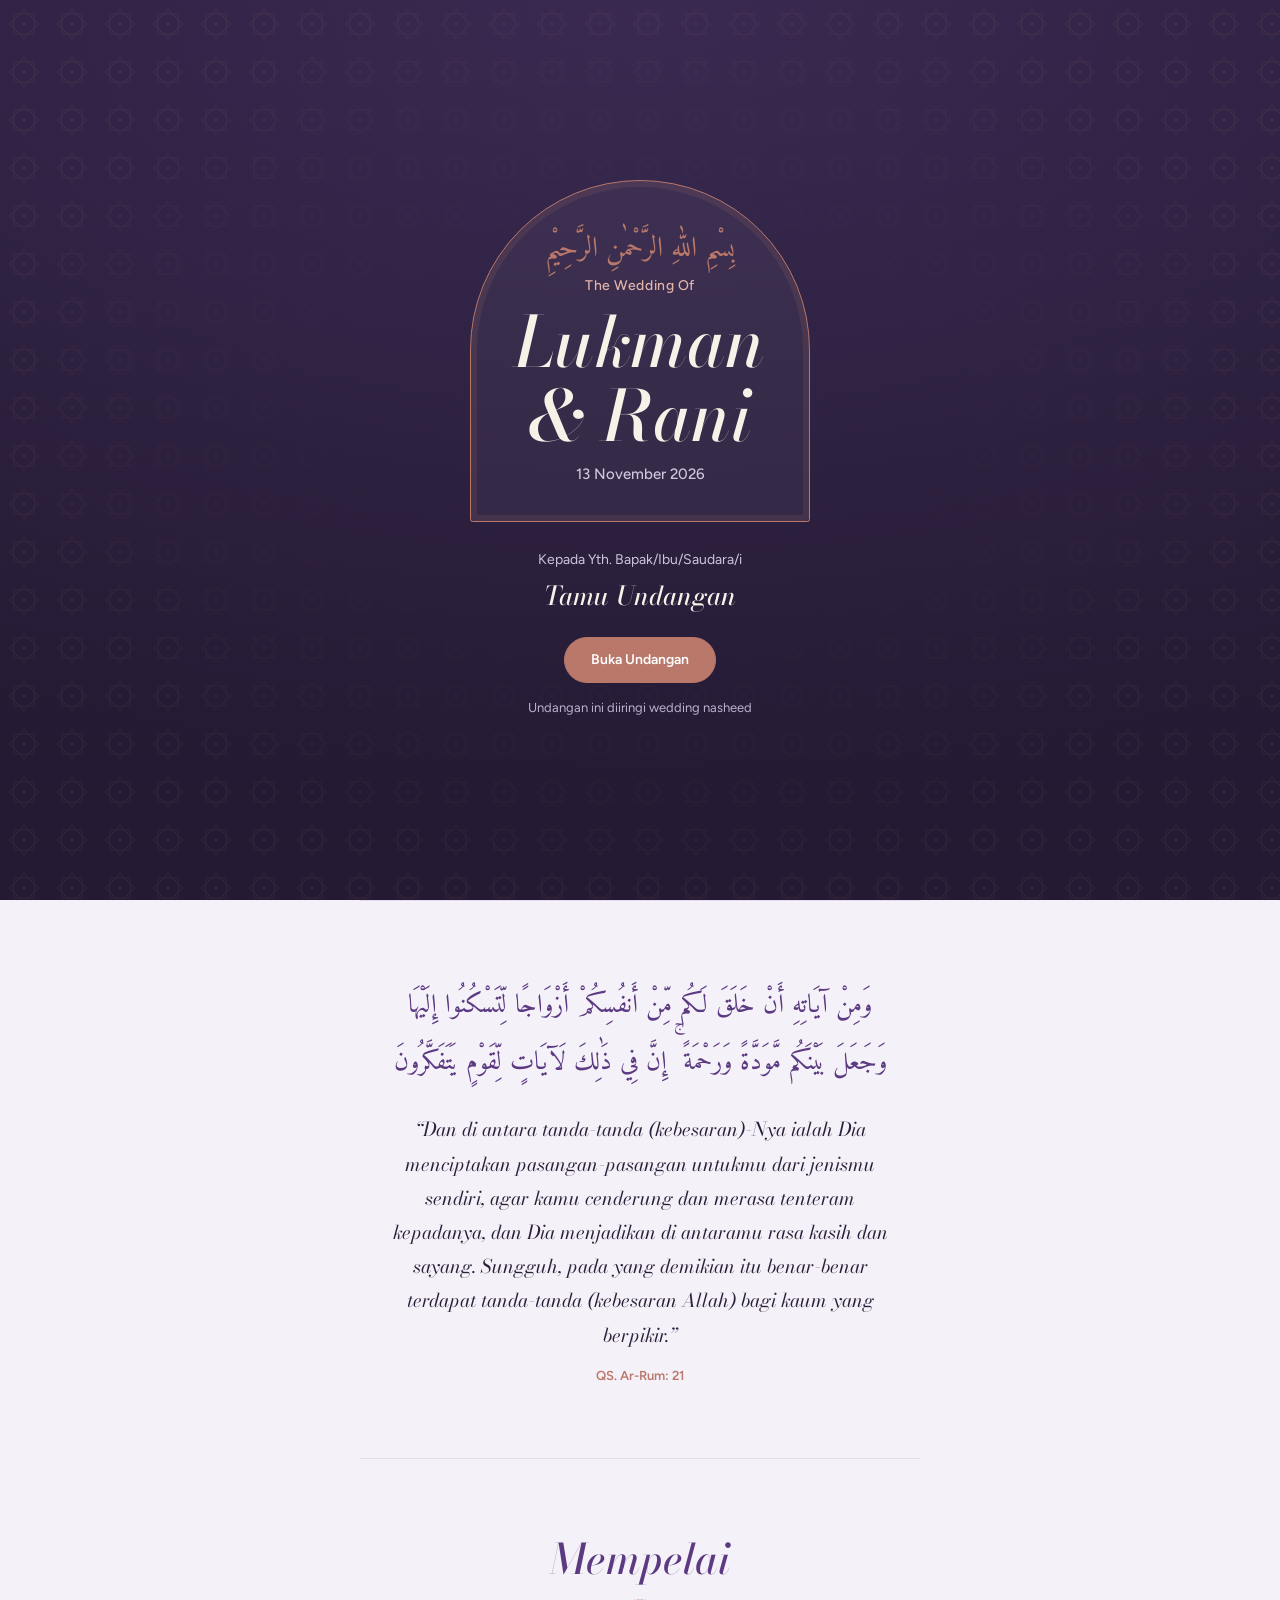
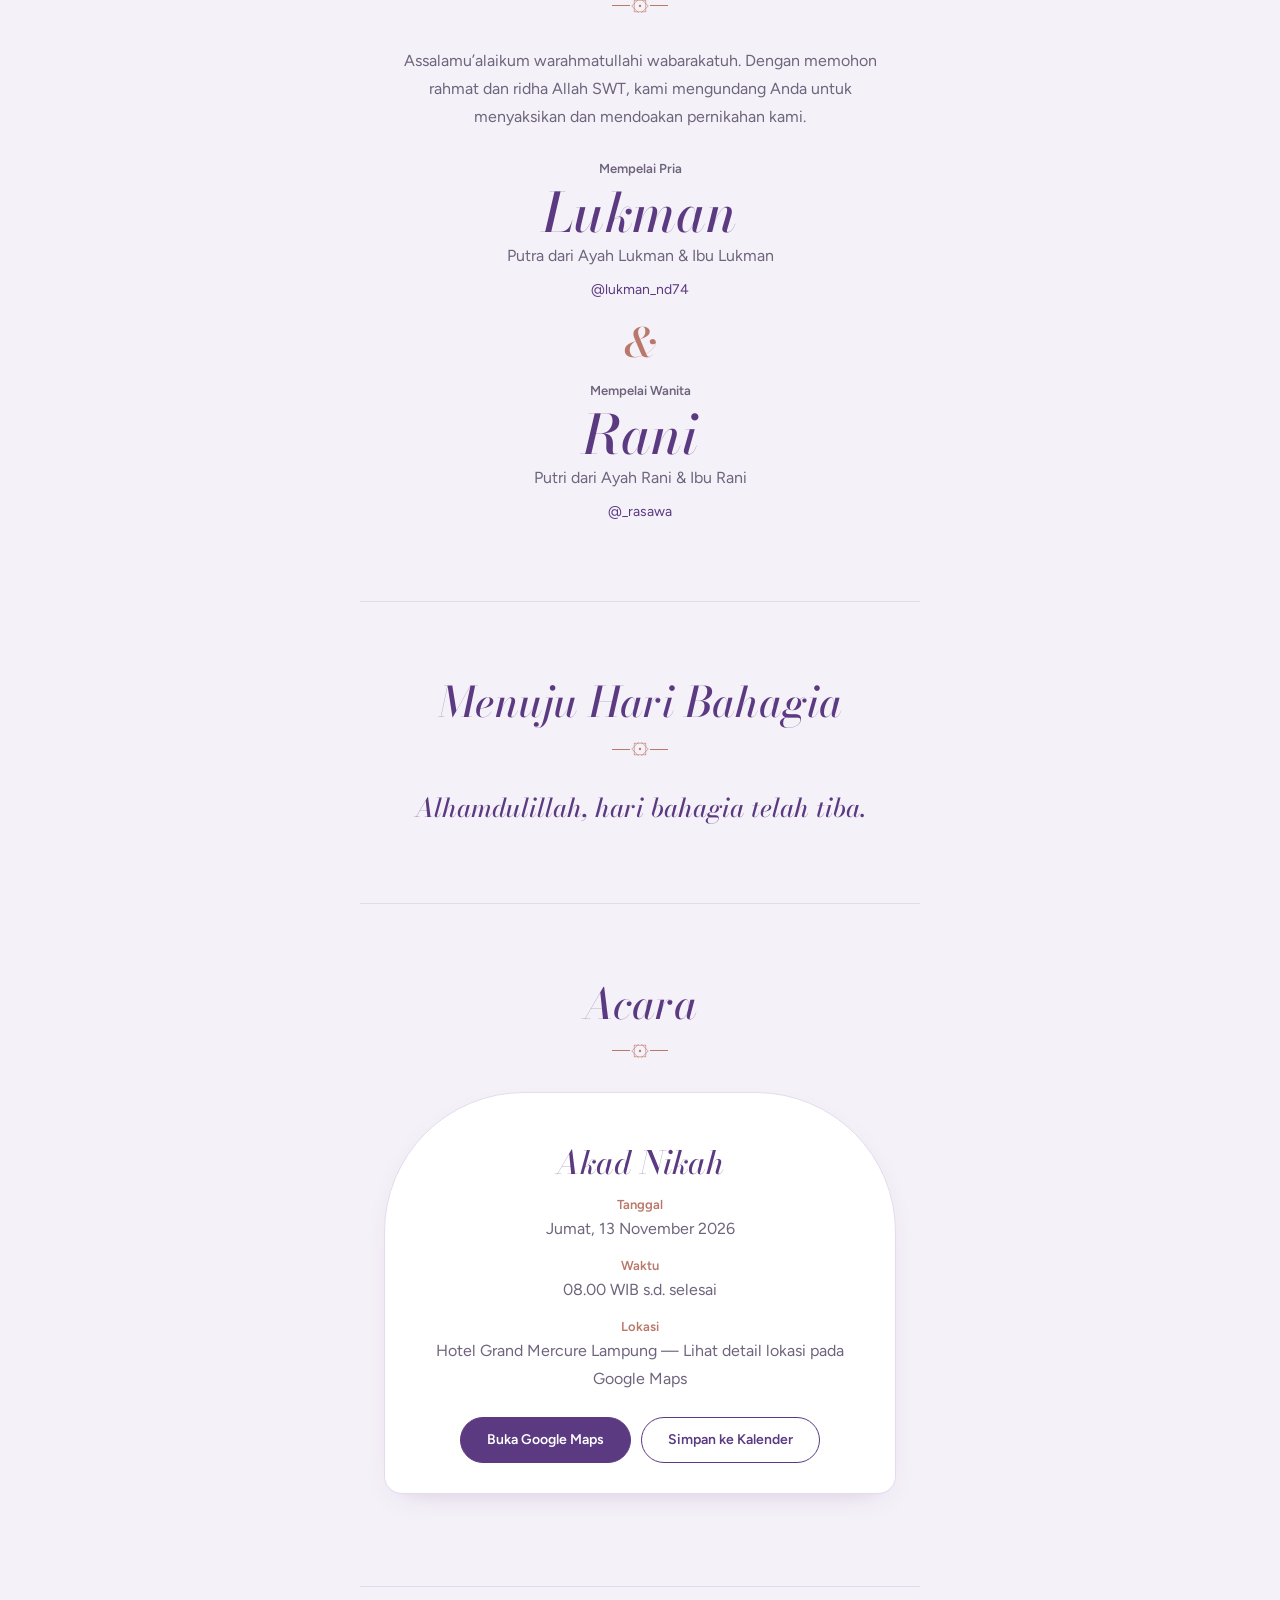
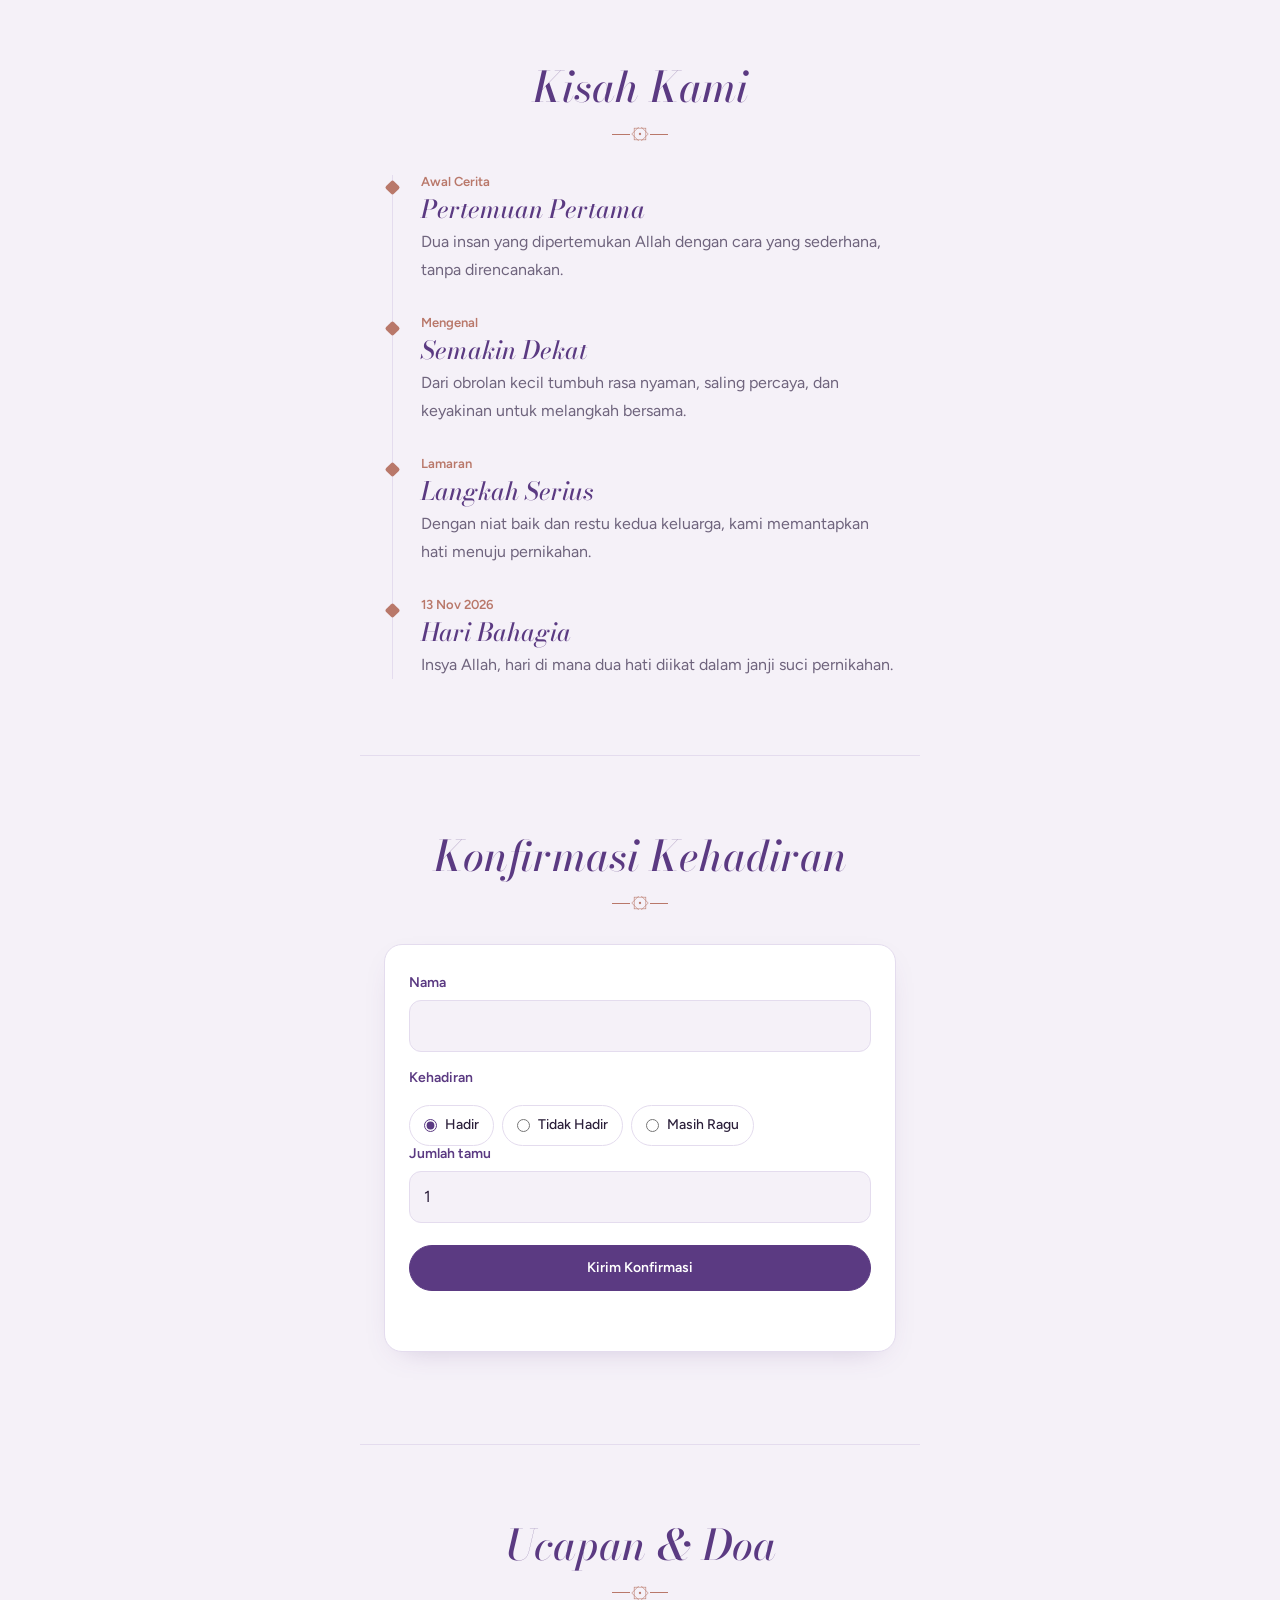
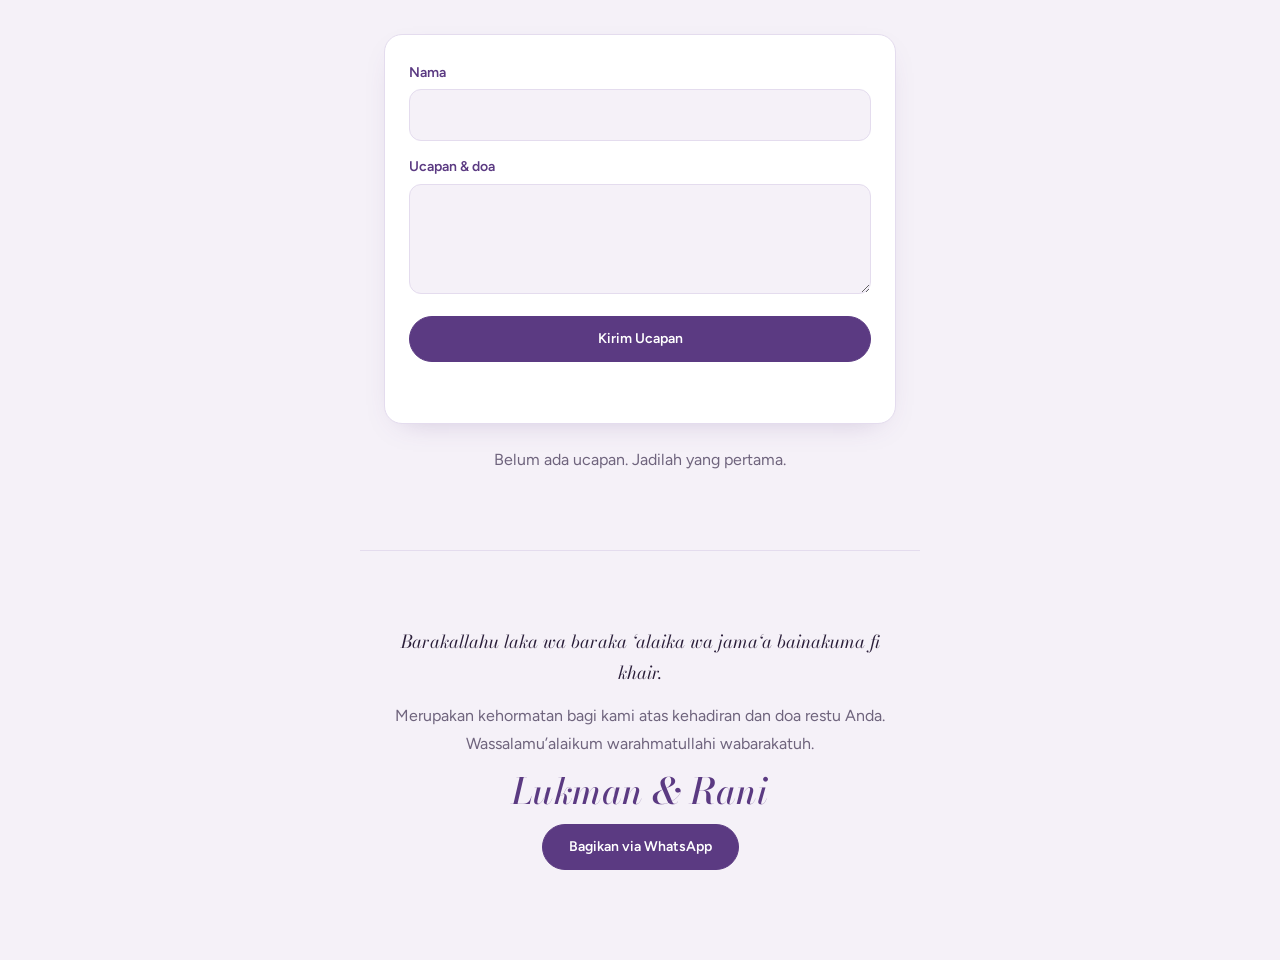
<file: index.html>
<!DOCTYPE html>
<html lang="id">
<head>
<meta charset="UTF-8">
<meta name="viewport" content="width=device-width, initial-scale=1, viewport-fit=cover">
<script>document.documentElement.classList.add("js")</script>
<meta name="theme-color" content="#241A33">
<title>The Wedding Of</title>
<meta name="description" content="Undangan pernikahan digital">
<link rel="preconnect" href="https://fonts.googleapis.com">
<link rel="preconnect" href="https://fonts.gstatic.com" crossorigin>
<link href="https://fonts.googleapis.com/css2?family=Amiri&family=Bodoni+Moda:ital,wght@0,500;1,400;1,500&family=Figtree:wght@400;500;600&display=swap" rel="stylesheet">
<link rel="stylesheet" href="css/style.css">
</head>
<body class="locked">

<div id="cover">
  <div class="arch">
    <p class="bismillah" aria-label="Bismillahirrahmanirrahim">بِسْمِ اللهِ الرَّحْمٰنِ الرَّحِيْمِ</p>
    <p class="eyebrow">The Wedding Of</p>
    <h1 class="names" id="cover-names"></h1>
    <p class="date" id="cover-date"></p>
  </div>
  <p class="to">Kepada Yth. Bapak/Ibu/Saudara/i</p>
  <p class="guest" id="guest-name">Tamu Undangan</p>
  <button class="btn" id="open-btn" type="button">Buka Undangan</button>
  <p class="note">Undangan ini diiringi wedding nasheed</p>
</div>

<button id="music-btn" type="button" aria-label="Putar atau jeda musik">♪</button>

<main id="main">
  <section id="home">
    <p class="bismillah">بِسْمِ اللهِ الرَّحْمٰنِ الرَّحِيْمِ</p>
    <p class="eyebrow">Kami akan menikah</p>
    <h2 class="names" id="hero-names"></h2>
    <p class="date" id="hero-date"></p>
  </section>

  <section id="ayat" data-sec="ayat">
    <p class="ar">وَمِنْ آيَاتِهِ أَنْ خَلَقَ لَكُم مِّنْ أَنفُسِكُمْ أَزْوَاجًا لِّتَسْكُنُوا إِلَيْهَا وَجَعَلَ بَيْنَكُم مَّوَدَّةً وَرَحْمَةً ۚ إِنَّ فِي ذَٰلِكَ لَآيَاتٍ لِّقَوْمٍ يَتَفَكَّرُونَ</p>
    <p class="quote">“Dan di antara tanda-tanda (kebesaran)-Nya ialah Dia menciptakan pasangan-pasangan untukmu dari jenismu sendiri, agar kamu cenderung dan merasa tenteram kepadanya, dan Dia menjadikan di antaramu rasa kasih dan sayang. Sungguh, pada yang demikian itu benar-benar terdapat tanda-tanda (kebesaran Allah) bagi kaum yang berpikir.”</p>
    <p class="ref">QS. Ar-Rum: 21</p>
  </section>

  <section id="couple">
    <h2 class="h2">Mempelai</h2>
    <p class="salam">Assalamu’alaikum warahmatullahi wabarakatuh. Dengan memohon rahmat dan ridha Allah SWT, kami mengundang Anda untuk menyaksikan dan mendoakan pernikahan kami.</p>
    <div class="couple" id="couple-grid"></div>
  </section>

  <section id="countdown-sec" data-sec="countdown">
    <h2 class="h2">Menuju Hari Bahagia</h2>
    <div class="cd"><div><b id="cd-d">0</b><span>Hari</span></div><div><b id="cd-h">00</b><span>Jam</span></div><div><b id="cd-m">00</b><span>Menit</span></div><div><b id="cd-s">00</b><span>Detik</span></div></div>
  </section>

  <section id="event" data-sec="event">
    <h2 class="h2">Acara</h2>
    <div id="events"></div>
  </section>

  <section id="story" data-sec="story">
    <h2 class="h2">Kisah Kami</h2>
    <div class="tl" id="story-list"></div>
  </section>

  <section id="rsvp" data-sec="rsvp">
    <h2 class="h2">Konfirmasi Kehadiran</h2>
    <div id="rsvp-box"></div>
  </section>

  <section id="wishes" data-sec="wishes">
    <h2 class="h2">Ucapan &amp; Doa</h2>
    <div id="wishes-box"></div>
  </section>

  <section id="gift" data-sec="gift">
    <h2 class="h2">Hadiah</h2>
    <p class="sub">Doa restu Anda adalah hadiah terbaik. Bila ingin berbagi kebahagiaan, tersedia pilihan berikut.</p>
    <div id="accounts"></div>
    <div class="card" id="address-card"><p class="label">Alamat Pengiriman</p><p id="gift-address"></p><button class="btn ghost" type="button" data-copy-address>Salin alamat</button></div>
  </section>

  <footer>
    <p class="doa">Barakallahu laka wa baraka ‘alaika wa jama‘a bainakuma fi khair.</p>
    <p>Merupakan kehormatan bagi kami atas kehadiran dan doa restu Anda. Wassalamu’alaikum warahmatullahi wabarakatuh.</p>
    <p class="names small" id="foot-names"></p>
    <a id="foot-ig" class="ig" href="#" target="_blank" rel="noopener"></a>
    <button class="btn" id="share-btn" type="button">Bagikan via WhatsApp</button>
  </footer>
</main>

<script src="js/config.js"></script>
<script src="js/music.js"></script>
<script src="js/countdown.js"></script>
<script src="js/rsvp.js"></script>
<script src="js/wishes.js"></script>
<script src="js/app.js"></script>
</body>
</html>
</file>
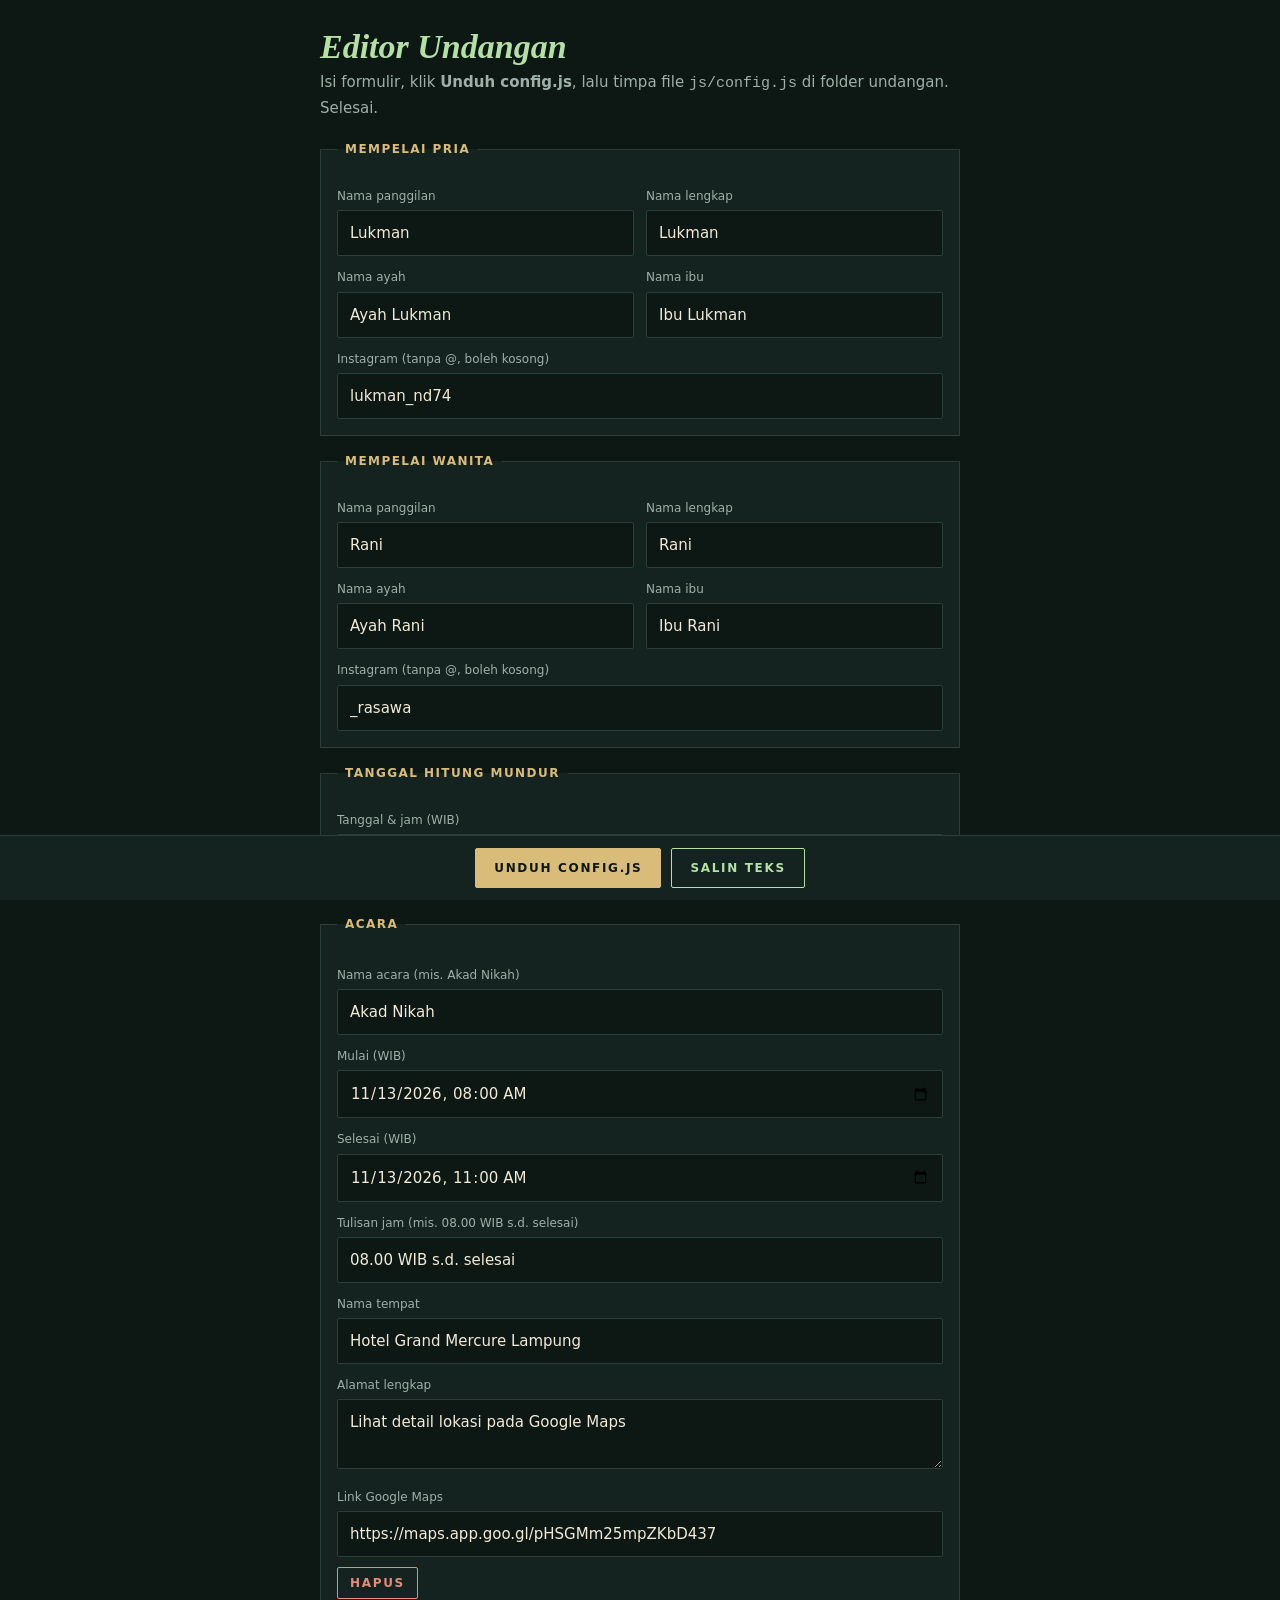
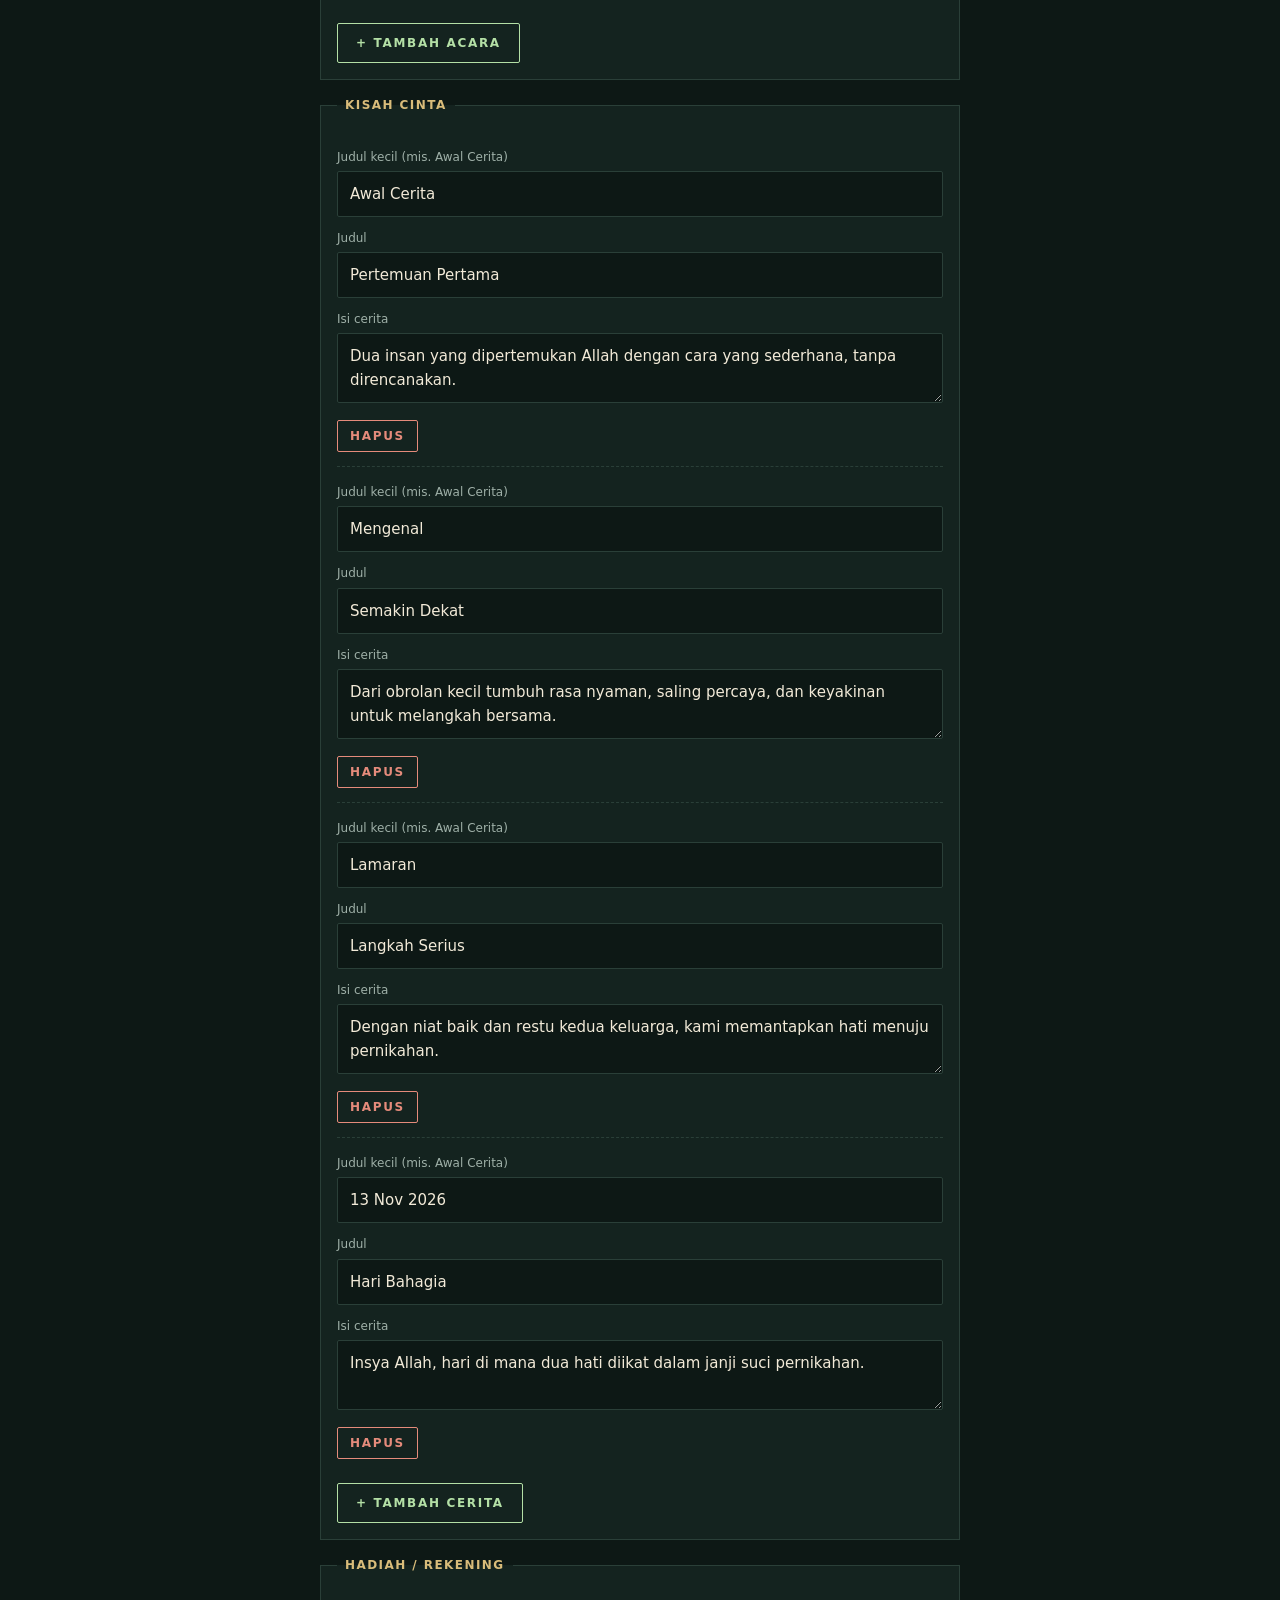
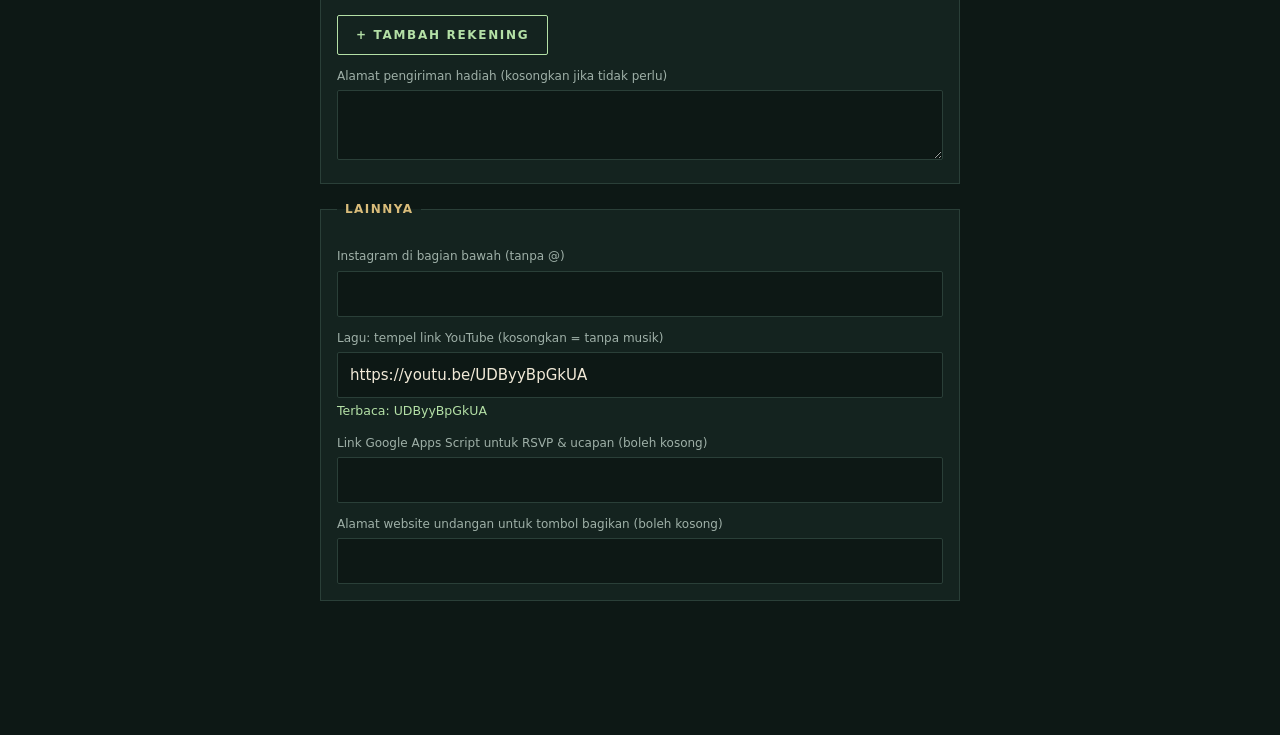
<file: editor.html>
<!DOCTYPE html>
<html lang="id">
<head>
<meta charset="UTF-8">
<meta name="viewport" content="width=device-width, initial-scale=1">
<title>Editor Undangan</title>
<style>
:root{--bg:#0D1815;--s:#14231F;--line:#2A3F38;--gold:#D9BC7A;--mint:#B4E0A6;--cream:#F2EAD8;--mut:#9FB0A8}
*{box-sizing:border-box}
body{margin:0;background:var(--bg);color:var(--cream);font:15px/1.6 system-ui,sans-serif;padding:20px 16px 120px}
main{max-width:640px;margin:0 auto}
h1{font:italic 600 34px Georgia,serif;color:var(--mint);margin:8px 0 4px}
.hint{color:var(--mut);margin:0 0 20px}
fieldset{border:1px solid var(--line);background:var(--s);padding:16px;margin:0 0 16px}
legend{color:var(--gold);font-weight:600;letter-spacing:.12em;text-transform:uppercase;font-size:12px;padding:0 8px}
label{display:block;font-size:12px;color:var(--mut);margin:12px 0 4px}
input,textarea{width:100%;background:var(--bg);color:var(--cream);border:1px solid var(--line);padding:10px 12px;font:inherit;border-radius:2px}
input:focus,textarea:focus{outline:none;border-color:var(--gold)}
.row{display:grid;grid-template-columns:1fr 1fr;gap:12px}
.item{border-top:1px dashed var(--line);margin-top:14px;padding-top:4px}
.item:first-of-type{border-top:0;margin-top:0}
button{font:600 12px system-ui;letter-spacing:.14em;text-transform:uppercase;padding:12px 18px;border:1px solid var(--gold);background:var(--gold);color:#0D1815;cursor:pointer;border-radius:2px}
button.g{background:transparent;color:var(--mint);border-color:var(--mint)}
button.x{background:transparent;color:#E58B7B;border-color:#E58B7B;margin-top:10px;padding:8px 12px}
.bar{position:fixed;left:0;right:0;bottom:0;background:var(--s);border-top:1px solid var(--line);padding:12px 16px;display:flex;gap:10px;justify-content:center}
small{color:var(--mut)}
</style>
</head>
<body>
<main>
<h1>Editor Undangan</h1>
<p class="hint">Isi formulir, klik <b>Unduh config.js</b>, lalu timpa file <code>js/config.js</code> di folder undangan. Selesai.</p>

<fieldset><legend>Mempelai Pria</legend>
  <div class="row"><div><label>Nama panggilan</label><input data-k="groom.nick"></div><div><label>Nama lengkap</label><input data-k="groom.full"></div></div>
  <div class="row"><div><label>Nama ayah</label><input data-k="groom.father"></div><div><label>Nama ibu</label><input data-k="groom.mother"></div></div>
  <label>Instagram (tanpa @, boleh kosong)</label><input data-k="groom.instagram">
</fieldset>

<fieldset><legend>Mempelai Wanita</legend>
  <div class="row"><div><label>Nama panggilan</label><input data-k="bride.nick"></div><div><label>Nama lengkap</label><input data-k="bride.full"></div></div>
  <div class="row"><div><label>Nama ayah</label><input data-k="bride.father"></div><div><label>Nama ibu</label><input data-k="bride.mother"></div></div>
  <label>Instagram (tanpa @, boleh kosong)</label><input data-k="bride.instagram">
</fieldset>

<fieldset><legend>Tanggal Hitung Mundur</legend>
  <label>Tanggal &amp; jam (WIB)</label><input type="datetime-local" id="wd">
</fieldset>

<fieldset><legend>Acara</legend><div id="events"></div><br><button class="g" type="button" id="add-ev">+ Tambah acara</button></fieldset>

<fieldset><legend>Kisah Cinta</legend><div id="story"></div><br><button class="g" type="button" id="add-st">+ Tambah cerita</button></fieldset>

<fieldset><legend>Hadiah / Rekening</legend><div id="acc"></div><br><button class="g" type="button" id="add-ac">+ Tambah rekening</button>
  <label>Alamat pengiriman hadiah (kosongkan jika tidak perlu)</label><textarea data-k="gift.address" rows="2"></textarea>
</fieldset>

<fieldset><legend>Lainnya</legend>
  <label>Instagram di bagian bawah (tanpa @)</label><input data-k="instagram">
  <label>Lagu: tempel link YouTube (kosongkan = tanpa musik)</label><input id="yt" placeholder="https://www.youtube.com/watch?v=..." inputmode="url">
  <small id="yt-msg"></small>
  <label>Link Google Apps Script untuk RSVP &amp; ucapan (boleh kosong)</label><input data-k="scriptURL">
  <label>Alamat website undangan untuk tombol bagikan (boleh kosong)</label><input data-k="share.baseUrl">
</fieldset>
</main>

<div class="bar"><button id="dl" type="button">Unduh config.js</button><button class="g" id="cp" type="button">Salin teks</button></div>

<script src="js/config.js"></script>
<script>
const C = JSON.parse(JSON.stringify(CONFIG));
const $ = s => document.querySelector(s);
const get = (o, p) => p.split(".").reduce((a, k) => a && a[k], o);
const set = (o, p, v) => { const a = p.split("."); const l = a.pop(); a.reduce((x, k) => x[k], o)[l] = v; };

// kolom sederhana
document.querySelectorAll("[data-k]").forEach(i => { i.value = get(C, i.dataset.k) ?? ""; i.addEventListener("input", () => set(C, i.dataset.k, i.value)); });

// lagu: link YouTube -> kode video
const parseYT = v => { v = v.trim(); if (!v) return ""; const x = v.match(/(?:youtu\.be\/|[?&]v=|\/embed\/|\/shorts\/|\/live\/|\/v\/)([\w-]{11})/) || v.match(/^([\w-]{11})$/); return x ? x[1] : null; };
const yt = $("#yt"), ytm = $("#yt-msg");
if (C.music.youtubeId) yt.value = "https://youtu.be/" + C.music.youtubeId;
const ytCheck = () => {
  const v = yt.value.trim();
  if (/tiktok\.com/i.test(v)) { ytm.textContent = "Link TikTok tidak bisa diputar di undangan. Cari lagu yang sama di YouTube lalu tempel linknya."; ytm.style.color = "#E58B7B"; return; }
  const id = parseYT(v);
  if (id === null) { ytm.textContent = "Link belum dikenali. Pakai link dari YouTube."; ytm.style.color = "#E58B7B"; return; }
  C.music.youtubeId = id; ytm.style.color = "#B4E0A6"; ytm.textContent = id ? "Terbaca: " + id : "Tanpa musik.";
};
yt.addEventListener("input", ytCheck); ytCheck();

// tanggal <-> ISO WIB
const toLocal = iso => iso ? iso.slice(0, 16) : "";
const toIso = v => v ? v + ":00+07:00" : "";
$("#wd").value = toLocal(C.weddingDate);
$("#wd").addEventListener("input", e => C.weddingDate = toIso(e.target.value));

// daftar dinamis
function list(box, arr, fields, blank, add) {
  const draw = () => {
    box.replaceChildren();
    arr.forEach((it, n) => {
      const d = document.createElement("div"); d.className = "item";
      fields.forEach(([k, label, type]) => {
        const l = document.createElement("label"); l.textContent = label;
        const i = document.createElement(type === "area" ? "textarea" : "input");
        if (type === "dt") i.type = "datetime-local";
        i.value = type === "dt" ? toLocal(it[k]) : (it[k] ?? "");
        i.addEventListener("input", () => it[k] = type === "dt" ? toIso(i.value) : i.value);
        d.append(l, i);
      });
      const x = document.createElement("button"); x.type = "button"; x.className = "x"; x.textContent = "Hapus";
      x.onclick = () => { arr.splice(n, 1); draw(); }; d.append(x); box.append(d);
    });
  };
  $(add).onclick = () => { arr.push({ ...blank }); draw(); };
  draw();
}
list($("#events"), C.events, [["title","Nama acara (mis. Akad Nikah)"],["start","Mulai (WIB)","dt"],["end","Selesai (WIB)","dt"],["timeLabel","Tulisan jam (mis. 08.00 WIB s.d. selesai)"],["place","Nama tempat"],["address","Alamat lengkap","area"],["maps","Link Google Maps"]],
  { title:"", start:"", end:"", timeLabel:"", place:"", address:"", maps:"" }, "#add-ev");
list($("#story"), C.story, [["year","Judul kecil (mis. Awal Cerita)"],["title","Judul"],["text","Isi cerita","area"]], { year:"", title:"", text:"" }, "#add-st");
list($("#acc"), C.gift.accounts, [["bank","Bank / e-wallet"],["number","Nomor rekening"],["name","Atas nama"]], { bank:"", number:"", name:"" }, "#add-ac");

// hasilkan config.js
function out() {
  const o = JSON.parse(JSON.stringify(C));
  o.gift.enabled = o.gift.accounts.length > 0 || !!o.gift.address;
  return "/* ===== KONFIGURASI — dibuat dari editor.html ===== */\nconst CONFIG = " + JSON.stringify(o, null, 2) + ";\n";
}
$("#dl").onclick = () => { const a = document.createElement("a"); a.href = URL.createObjectURL(new Blob([out()], { type: "text/javascript" })); a.download = "config.js"; a.click(); };
$("#cp").onclick = async e => { try { await navigator.clipboard.writeText(out()); e.target.textContent = "Tersalin"; } catch { e.target.textContent = "Gagal"; } setTimeout(() => e.target.textContent = "Salin teks", 1500); };
</script>
</body>
</html>
</file>
<file: css/style.css>
/* Tema: Lavender Mihrab — ungu malam, krem lembut, rose-gold, pola bintang Islami */
:root{
  --bg:#F5F1F8; --card:#FFFFFF; --ink:#2B1F3A; --plum:#5B3A82; --rose:#B9786A; --mist:#E4DCEE; --muted:#6F647D; --night:#241A33; --pearl:#F7F1E8; --err:#B3412F; --ok:#2F7A55;
  --f-display:'Bodoni Moda',Georgia,serif; --f-body:'Figtree',system-ui,sans-serif;
  --star:url("data:image/svg+xml,%3Csvg xmlns='http://www.w3.org/2000/svg' width='48' height='48' viewBox='0 0 48 48' fill='none' stroke='%23B9786A' stroke-width='1'%3E%3Crect x='14' y='14' width='20' height='20'/%3E%3Crect x='14' y='14' width='20' height='20' transform='rotate(45 24 24)'/%3E%3Ccircle cx='24' cy='24' r='2' fill='%23B9786A' stroke='none'/%3E%3C/svg%3E");
}
*,*::before,*::after{box-sizing:border-box;margin:0;padding:0}
html{-webkit-text-size-adjust:100%}
body{background:var(--bg);color:var(--ink);font:400 16px/1.75 var(--f-body);-webkit-font-smoothing:antialiased;overflow-x:hidden}
body.locked{overflow:hidden}
.hidden{display:none!important}
:focus-visible{outline:2px solid var(--plum);outline-offset:3px}

/* tipografi */
.eyebrow{font:500 14px/1.4 var(--f-body);color:var(--rose);letter-spacing:.04em}
.bismillah{font:400 28px/1.8 'Amiri',serif;color:var(--rose);direction:rtl}
.names{font:italic 500 clamp(46px,15vw,92px)/1.05 var(--f-display);color:var(--plum);margin:14px 0}
.names.small{font-size:36px}
.date{font:500 15px/1.4 var(--f-body);color:var(--muted)}
.h2{font:italic 500 clamp(30px,8.5vw,42px)/1.15 var(--f-display);color:var(--plum);margin-bottom:34px}
.h2::after{content:"";display:block;width:56px;height:14px;margin:16px auto 0;background:var(--star) center/28px no-repeat,linear-gradient(var(--rose),var(--rose)) left center/18px 1px no-repeat,linear-gradient(var(--rose),var(--rose)) right center/18px 1px no-repeat}
.label{font:600 13px/1.2 var(--f-body);color:var(--rose);margin-bottom:10px}
.sub{color:var(--muted);max-width:420px;margin:-10px auto 26px}

/* layout */
section,footer{max-width:560px;margin:0 auto;padding:76px 24px;text-align:center}
section+section{border-top:1px solid var(--mist)}
#home{min-height:100svh;display:flex;flex-direction:column;justify-content:center;align-items:center;border:0;position:relative}
#home::before,#cover::before{content:"";position:absolute;inset:0;background:var(--star);opacity:.14;pointer-events:none;-webkit-mask-image:radial-gradient(ellipse at center,transparent 25%,#000 85%);mask-image:radial-gradient(ellipse at center,transparent 25%,#000 85%)}
#home>*,#cover>*{position:relative}

/* cover & lengkung mihrab */
#cover{position:fixed;inset:0;z-index:50;background:radial-gradient(120% 90% at 50% 0,#3A2A52,var(--night));color:var(--pearl);display:flex;flex-direction:column;align-items:center;justify-content:center;text-align:center;padding:24px;overflow:auto}
#cover::before{opacity:.12}
.arch{width:min(100%,340px);padding:44px 22px 36px;border:1px solid var(--rose);border-radius:999px 999px 14px 14px;background:rgba(255,255,255,.04);box-shadow:inset 0 0 0 6px rgba(185,120,106,.12)}
#cover .eyebrow{color:#E3B5A8}
#cover .names{color:var(--pearl);font-size:clamp(44px,14vw,70px);margin:10px 0 12px}
#cover .date{color:#CFC3DD}
.to{color:#CFC3DD;font-size:14px;margin-top:26px}
.guest{font:italic 500 26px/1.3 var(--f-display);color:var(--pearl);margin:6px 0 24px;word-break:break-word}
.note{color:#BDB0CF;font-size:13px;margin-top:14px}

/* tombol */
.btn{display:inline-block;font:600 14px/1 var(--f-body);text-decoration:none;cursor:pointer;background:var(--plum);color:#fff;border:1px solid var(--plum);padding:15px 26px;border-radius:999px;transition:background-color .25s,color .25s,border-color .25s}
.btn:hover{background:var(--ink);border-color:var(--ink)}
#cover .btn{background:var(--rose);border-color:var(--rose);color:#fff}
#cover .btn:hover{background:var(--pearl);border-color:var(--pearl);color:var(--night)}
.btn.ghost{background:transparent;color:var(--plum);border-color:var(--plum)}
.btn.ghost:hover{background:var(--plum);color:#fff}
.btn:disabled{opacity:.5;cursor:default}

/* musik */
#music-btn{position:fixed;right:16px;bottom:calc(16px + env(safe-area-inset-bottom,0px));z-index:40;width:46px;height:46px;border-radius:50%;border:1px solid var(--rose);background:var(--night);color:var(--pearl);font-size:18px;cursor:pointer;display:none}
#music-btn.show{display:block}
#music-btn.playing{background:var(--rose);animation:pulse 3s ease-in-out infinite}
@keyframes pulse{50%{box-shadow:0 0 0 8px rgba(185,120,106,.2)}}
#yt-host{position:fixed;width:1px;height:1px;opacity:0;pointer-events:none;overflow:hidden;left:-10px;top:-10px}

/* ayat */
.ar{font:400 26px/2.2 'Amiri',serif;direction:rtl;color:var(--plum);margin-bottom:22px}
.quote{font:italic 400 19px/1.8 var(--f-display);color:var(--ink)}
.ref{margin-top:16px;font:600 13px/1 var(--f-body);color:var(--rose)}
.salam{color:var(--muted);margin-bottom:30px}

/* mempelai */
.person .label{margin-bottom:6px}
.person h3{font:italic 500 54px/1.1 var(--f-display);color:var(--plum)}
.person .full{color:var(--ink);font-weight:500;margin:4px 0 8px}
.person p{color:var(--muted)}
.amp{font:italic 500 40px/1 var(--f-display);color:var(--rose);margin:20px 0}
.ig{display:inline-block;margin-top:8px;color:var(--plum);text-decoration:none;font-size:14px}

/* countdown */
.cd{display:grid;grid-template-columns:repeat(4,1fr);gap:10px}
.cd div{background:var(--card);border:1px solid var(--mist);border-radius:999px 999px 14px 14px;padding:22px 2px 16px}
.cd b{display:block;font:500 clamp(26px,8.5vw,40px)/1 var(--f-display);color:var(--plum);font-variant-numeric:tabular-nums}
.cd span{display:block;margin-top:8px;font:500 12px/1 var(--f-body);color:var(--muted)}
.cd-done{font:italic 500 26px/1.4 var(--f-display);color:var(--plum)}

/* kartu & acara */
.card{background:var(--card);border:1px solid var(--mist);border-radius:140px 140px 18px 18px;padding:52px 24px 30px;margin-bottom:16px;text-align:center;box-shadow:0 10px 30px -18px rgba(91,58,130,.35)}
.form.card,#address-card,.acc{border-radius:18px;padding:30px 24px}
.card h3{font:italic 500 32px/1.15 var(--f-display);color:var(--plum);margin-bottom:12px}
.meta{color:var(--muted);margin-bottom:4px}
.meta b{display:block;color:var(--rose);font:600 13px/1 var(--f-body);margin:16px 0 4px}
.actions{display:flex;flex-wrap:wrap;gap:10px;justify-content:center;margin-top:24px}

/* kisah */
.tl{text-align:left;border-left:1px solid var(--mist);margin-left:8px}
.tl-item{position:relative;padding:0 0 32px 28px}
.tl-item:last-child{padding-bottom:0}
.tl-item::before{content:"";position:absolute;left:-6px;top:7px;width:11px;height:11px;background:var(--rose);transform:rotate(45deg);border-radius:2px}
.yr{font:600 13px/1 var(--f-body);color:var(--rose);margin-bottom:6px}
.tl-item h3{font:italic 500 25px/1.2 var(--f-display);color:var(--plum);margin-bottom:4px}
.tl-item p:last-child{color:var(--muted)}

/* hadiah */
.acc .no{font:500 28px/1.2 var(--f-display);letter-spacing:.04em;color:var(--ink);margin:4px 0 6px}
.acc p{color:var(--muted)}
.acc .btn{margin-top:18px}
#gift-address{color:var(--muted);margin-bottom:18px}

/* form */
.form{text-align:left}
.form label{display:block;font:600 14px/1.2 var(--f-body);color:var(--plum);margin-bottom:18px}
.form input[type=text],.form input[type=number],.form textarea{display:block;width:100%;margin-top:8px;background:var(--bg);color:var(--ink);border:1px solid var(--mist);border-radius:12px;padding:13px 14px;font:400 16px/1.5 var(--f-body)}
.form textarea{min-height:110px;resize:vertical}
.form input:focus,.form textarea:focus{outline:none;border-color:var(--plum)}
.opts{display:flex;flex-wrap:wrap;gap:8px;margin-top:8px}
.opts label{margin:0;display:flex;align-items:center;gap:8px;border:1px solid var(--mist);padding:11px 14px;border-radius:999px;color:var(--ink);font-weight:500;font-size:14px;cursor:pointer}
.opts input{accent-color:#5B3A82}
.form .btn{width:100%;margin-top:4px}
.msg{margin-top:14px;min-height:1.2em;font-size:14px}
.msg.ok{color:var(--ok)}.msg.err{color:var(--err)}

/* ucapan */
.wishes{margin-top:22px;text-align:left}
.wish{border-top:1px solid var(--mist);padding:18px 0}
.wish b{font:italic 500 21px/1.2 var(--f-display);color:var(--plum);display:block}
.wish small{display:block;color:var(--muted);font-size:12px;margin:2px 0 8px}
.wish p{white-space:pre-wrap;word-break:break-word}
.empty{color:var(--muted);text-align:center;margin-top:10px}

/* footer */
footer{border-top:1px solid var(--mist);color:var(--muted);padding-bottom:calc(90px + env(safe-area-inset-bottom,0px))}
footer .ig{display:block;margin:0 0 24px}
.doa{font:italic 400 18px/1.7 var(--f-display);color:var(--ink);margin-bottom:14px}

/* animasi: satu kali, halus */
#cover{transition:opacity .7s ease,visibility .7s ease}
#cover.gone{display:flex;opacity:0;visibility:hidden;pointer-events:none}
.js .rv{opacity:0;transform:translateY(12px);transition:opacity .8s ease,transform .8s ease}
.js .rv.in{opacity:1;transform:none}
@media (max-width:360px){.cd{gap:6px}.arch{padding:38px 16px 30px}}
@media (prefers-reduced-motion:reduce){*{animation:none!important;transition:none!important}.js .rv{opacity:1;transform:none}}
</file>
